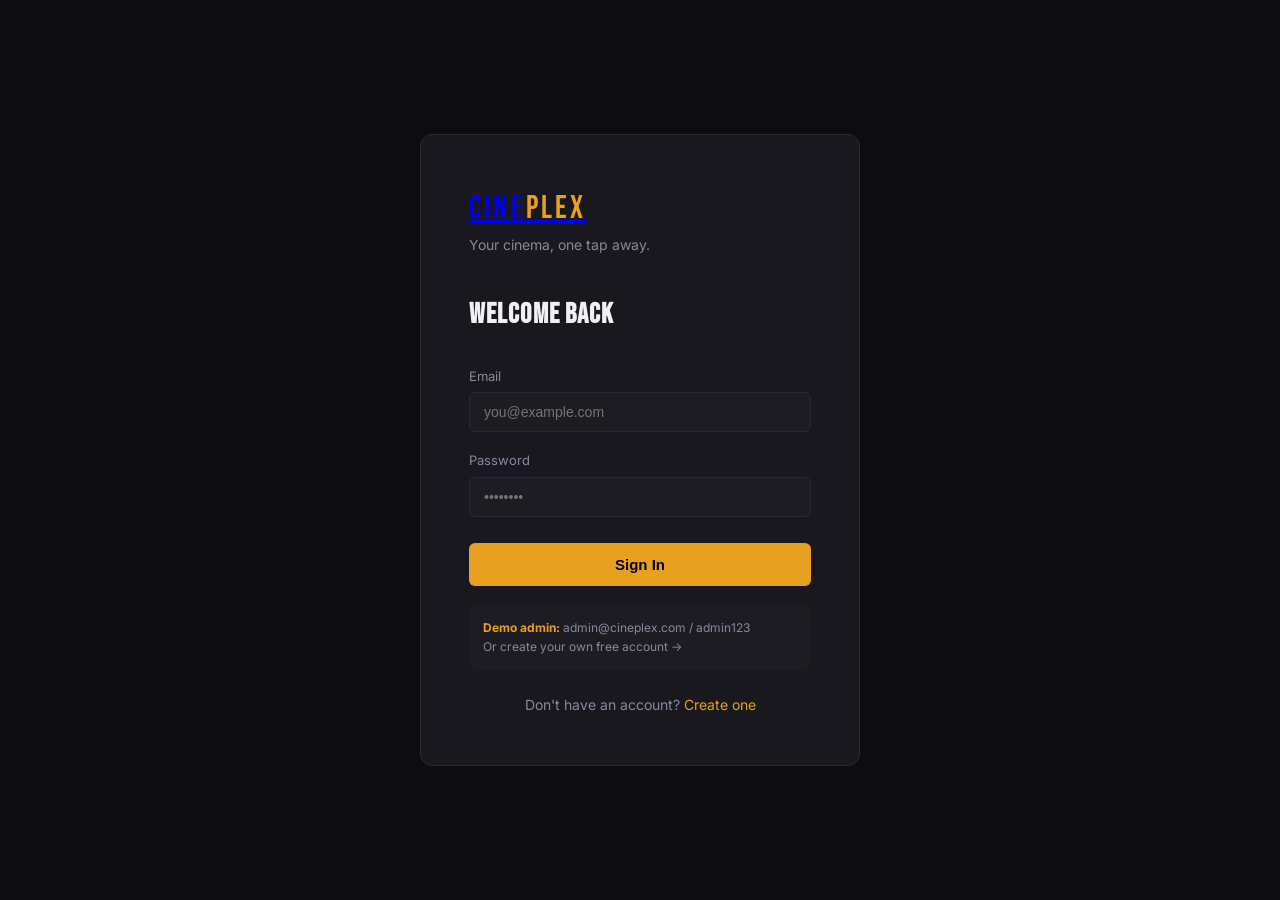
<file: pages/admin.html>
<!DOCTYPE html>
<html lang="en">
<head>
  <meta charset="UTF-8"/>
  <meta name="viewport" content="width=device-width, initial-scale=1.0"/>
  <title>Admin — CinePlex</title>
  <link rel="stylesheet" href="../css/style.css"/>
  <link href="https://fonts.googleapis.com/css2?family=Bebas+Neue&family=Inter:wght@300;400;500;600;700&display=swap" rel="stylesheet"/>
</head>
<body>

<div id="toast" class="toast hidden"></div>

<div class="admin-layout">
  <aside class="admin-sidebar">
    <div style="padding:20px 24px 32px">
      <a href="../index.html" class="brand" style="font-size:22px;color:var(--text);text-decoration:none">CINE<span>PLEX</span></a>
      <div style="font-size:11px;color:var(--text-muted);letter-spacing:.1em;text-transform:uppercase;margin-top:4px">Admin Panel</div>
    </div>
    <nav>
      <a class="admin-nav-link active" data-section="dashboard" href="#">📊 Dashboard</a>
      <a class="admin-nav-link" data-section="bookings" href="#">🎟️ Bookings</a>
      <a class="admin-nav-link" data-section="users" href="#">👥 Users</a>
    </nav>
    <div style="padding:24px;margin-top:auto">
      <button onclick="Auth.logout()" class="btn btn-ghost" style="width:100%;font-size:13px">Logout</button>
    </div>
  </aside>

  <main class="admin-content">
    <div id="section-dashboard">
      <h1 style="font-size:48px;margin-bottom:8px">Dashboard</h1>
      <p style="color:var(--text-muted);margin-bottom:32px">Live data from this browser's bookings.</p>
      <div class="stats-grid" id="statsGrid"></div>
      <h3 style="font-size:24px;margin-bottom:16px">Recent Bookings</h3>
      <div class="table-wrap" id="recentBookingsTable"></div>
    </div>

    <div id="section-bookings" style="display:none">
      <h1 style="font-size:48px;margin-bottom:32px">All Bookings</h1>
      <div class="table-wrap" id="bookingsTable"></div>
    </div>

    <div id="section-users" style="display:none">
      <h1 style="font-size:48px;margin-bottom:32px">Registered Users</h1>
      <div class="table-wrap" id="usersTable"></div>
    </div>
  </main>
</div>

<script src="../js/tmdb.js"></script>
<script src="../js/store.js"></script>
<script src="../js/auth.js"></script>
<script>
  if (!Auth.isLoggedIn()) { window.location.href = 'login.html'; }
  if (!Auth.isAdmin()) {
    document.body.innerHTML = `<div class="empty-state" style="padding-top:120px"><div class="empty-icon">🔒</div><div class="empty-title">Admin Access Required</div><p>Sign in as admin@cineplex.com (password: admin123) to view this page.</p><a href="login.html" class="btn btn-primary" style="margin-top:20px">Sign In</a></div>`;
  }

  const sections = ['dashboard','bookings','users'];
  function showSection(name) {
    sections.forEach(s => document.getElementById(`section-${s}`).style.display = s === name ? '' : 'none');
    document.querySelectorAll('.admin-nav-link').forEach(l => l.classList.toggle('active', l.dataset.section === name));
    loaders[name]?.();
  }
  document.querySelectorAll('.admin-nav-link').forEach(link => {
    link.addEventListener('click', e => { e.preventDefault(); showSection(link.dataset.section); });
  });

  function loadDashboard() {
    const stats = Store.dashboardStats();
    document.getElementById('statsGrid').innerHTML = `
      <div class="stat-card"><div class="stat-label">Registered Users</div><div class="stat-value">${stats.totalUsers}</div></div>
      <div class="stat-card"><div class="stat-label">Confirmed Bookings</div><div class="stat-value">${stats.totalBookings}</div></div>
      <div class="stat-card"><div class="stat-label">Total Revenue</div><div class="stat-value" style="font-size:32px">₹${stats.totalRevenue.toLocaleString()}</div></div>
      <div class="stat-card"><div class="stat-label">Today's Bookings</div><div class="stat-value">${stats.todaysBookings}</div></div>
      <div class="stat-card"><div class="stat-label">Today's Revenue</div><div class="stat-value" style="font-size:32px">₹${stats.todaysRevenue.toLocaleString()}</div></div>
    `;

    const recent = Store.bookings().slice(0, 8);
    document.getElementById('recentBookingsTable').innerHTML = bookingsTableHtml(recent);
  }

  function bookingsTableHtml(bookings) {
    if (!bookings.length) {
      return `<div class="empty-state"><div class="empty-icon">🎟️</div><div class="empty-title">No bookings yet</div><p>Bookings made on this device will appear here.</p></div>`;
    }
    return `<table><thead><tr><th>Ref</th><th>Movie</th><th>Theater</th><th>Date</th><th>Seats</th><th>Amount</th><th>Status</th><th>Payment</th></tr></thead>
      <tbody>${bookings.map(b => `<tr>
        <td class="booking-ref">${b.bookingRef}</td>
        <td>${b.movieTitle}</td>
        <td>${b.theaterName}</td>
        <td>${b.showDate}</td>
        <td>${(b.seats||[]).length}</td>
        <td>₹${b.totalAmount}</td>
        <td><span class="status-badge status-${b.status}">${b.status}</span></td>
        <td style="color:${b.paymentStatus==='PAID'?'var(--green)':'var(--red)'}">${b.paymentStatus}</td>
      </tr>`).join('')}</tbody></table>`;
  }

  function loadBookings() {
    document.getElementById('bookingsTable').innerHTML = bookingsTableHtml(Store.bookings());
  }

  function loadUsers() {
    const users = Store.users();
    document.getElementById('usersTable').innerHTML = `
      <table><thead><tr><th>ID</th><th>Name</th><th>Email</th><th>Phone</th><th>Role</th><th>Joined</th></tr></thead>
      <tbody>${users.map(u => `<tr>
        <td style="color:var(--text-muted)">#${u.id}</td>
        <td><strong>${u.name}</strong></td>
        <td>${u.email}</td>
        <td>${u.phone || '—'}</td>
        <td><span class="status-badge ${u.role==='ADMIN'?'status-PENDING':'status-CONFIRMED'}">${u.role}</span></td>
        <td>${new Date(u.createdAt).toLocaleDateString()}</td>
      </tr>`).join('')}</tbody></table>`;
  }

  const loaders = { dashboard: loadDashboard, bookings: loadBookings, users: loadUsers };

  document.addEventListener('DOMContentLoaded', () => {
    renderNavActions();
    loadDashboard();
  });
</script>
</body>
</html>
</file>
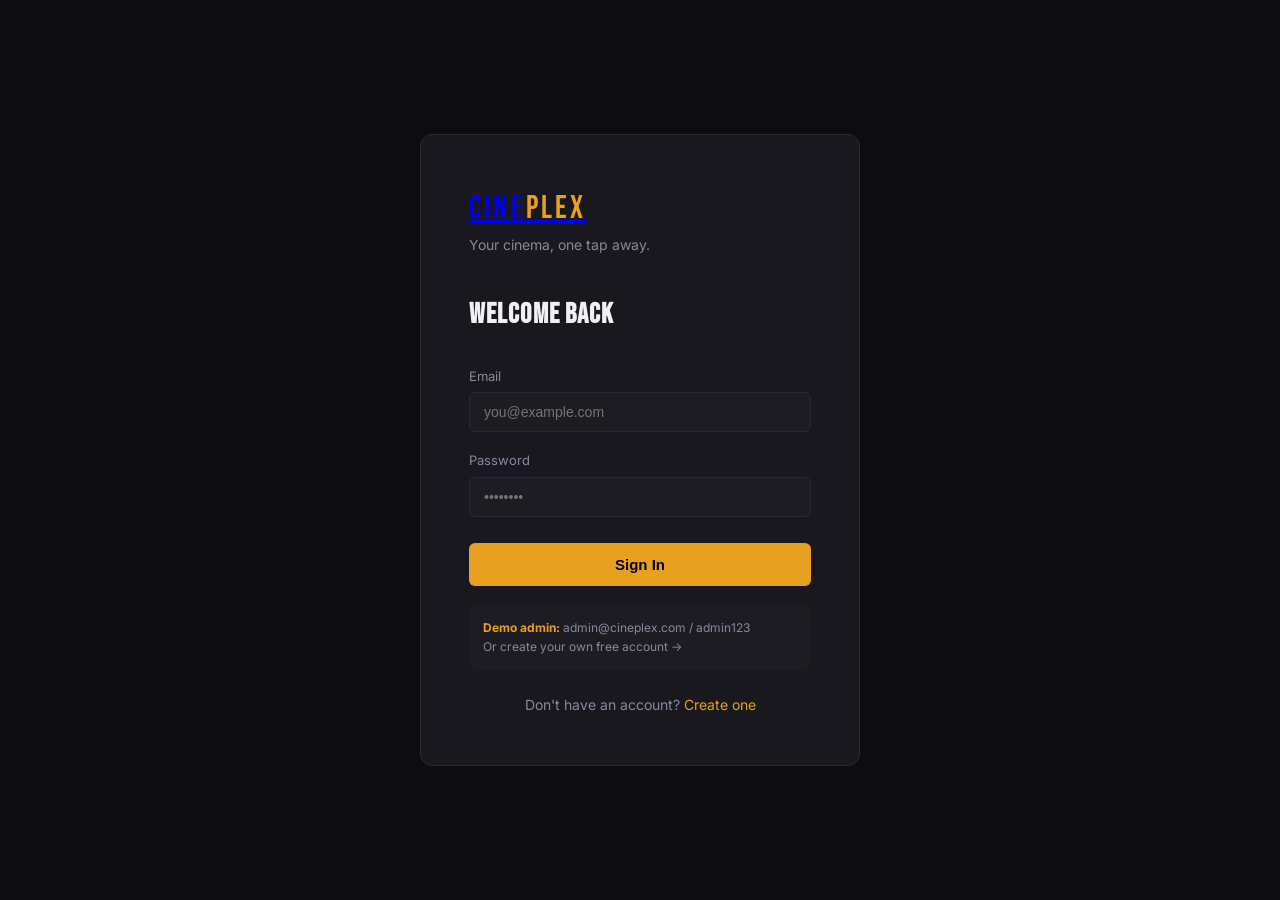
<file: pages/history.html>
<!DOCTYPE html>
<html lang="en">
<head>
  <meta charset="UTF-8"/>
  <meta name="viewport" content="width=device-width, initial-scale=1.0"/>
  <title>My Bookings — CinePlex</title>
  <link rel="stylesheet" href="../css/style.css"/>
  <link href="https://fonts.googleapis.com/css2?family=Bebas+Neue&family=Inter:wght@300;400;500;600;700&display=swap" rel="stylesheet"/>
</head>
<body>

<nav class="navbar">
  <a class="brand" href="../index.html">CINE<span>PLEX</span></a>
  <div class="nav-center"></div>
  <div class="nav-actions" id="navActions"></div>
</nav>

<div id="toast" class="toast hidden"></div>

<div class="container history-page">
  <div class="flex-between mb-4">
    <h1 class="page-title">My Bookings</h1>
    <a href="../index.html" class="btn btn-ghost">Browse Movies</a>
  </div>

  <div class="tabs">
    <button class="tab-btn active" data-filter="all">All</button>
    <button class="tab-btn" data-filter="CONFIRMED">Confirmed</button>
    <button class="tab-btn" data-filter="CANCELLED">Cancelled</button>
  </div>

  <div id="bookingsList"><div class="loading"><div class="spinner"></div> Loading bookings…</div></div>
</div>

<script src="../js/tmdb.js"></script>
<script src="../js/store.js"></script>
<script src="../js/auth.js"></script>
<script src="../js/chatbot.js"></script>
<script>
  if (!Auth.isLoggedIn()) { window.location.href = 'login.html'; }

  let allBookings = [];
  let activeFilter = 'all';

  function fmtDate(iso) {
    if (!iso) return '—';
    return new Date(iso).toLocaleDateString('en-IN', { weekday:'short', day:'numeric', month:'short', year:'numeric' });
  }

  function posterThumb(b) {
    return b.moviePoster
      ? `<img src="${b.moviePoster}" style="width:70px;height:100px;object-fit:cover;border-radius:8px;flex-shrink:0" alt=""/>`
      : `<div style="width:70px;height:100px;border-radius:8px;background:var(--bg3);display:flex;align-items:center;justify-content:center;font-size:32px;flex-shrink:0">🎬</div>`;
  }

  function renderBookings(bookings) {
    const el = document.getElementById('bookingsList');
    if (!bookings.length) {
      el.innerHTML = `
        <div class="empty-state">
          <div class="empty-icon">🎟️</div>
          <div class="empty-title">No Bookings Yet</div>
          <p>Book your first ticket and it'll show up here.</p>
          <a href="../index.html" class="btn btn-primary" style="margin-top:20px">Browse Movies</a>
        </div>`;
      return;
    }

    el.innerHTML = bookings.map(b => `
      <div class="booking-card">
        ${posterThumb(b)}
        <div>
          <div class="booking-title">${b.movieTitle || '—'}</div>
          <div class="booking-detail">🏛️ <strong>${b.theaterName || '—'}</strong> · ${b.screenName || ''}</div>
          <div class="booking-detail">📅 <strong>${fmtDate(b.showDate)}</strong> at <strong>${b.showTime || '—'}</strong></div>
          <div class="booking-detail">💺 Seats: <strong>${(b.seats || []).map(s => s.seatId).sort().join(', ')}</strong></div>
          <div class="booking-detail" style="margin-top:6px">Ref: <span class="booking-ref">${b.bookingRef}</span></div>
          <div class="booking-detail">Paid via <strong>${b.paymentMethod}</strong> · Total: <strong style="color:var(--gold)">₹${b.totalAmount}</strong></div>
        </div>
        <div style="display:flex;flex-direction:column;align-items:flex-end;gap:12px">
          <span class="status-badge status-${b.status}">${b.status}</span>
          ${b.status !== 'CANCELLED' ? `
            <button class="btn btn-ghost" style="font-size:12px" onclick="cancelBooking('${b.bookingRef}', this)">Cancel</button>
          ` : ''}
        </div>
      </div>
    `).join('');
  }

  function filterBookings() {
    const filtered = activeFilter === 'all'
      ? allBookings
      : allBookings.filter(b => b.status === activeFilter);
    renderBookings(filtered);
  }

  function cancelBooking(ref, btn) {
    if (!confirm('Cancel this booking? This cannot be undone.')) return;
    btn.textContent = 'Cancelling…'; btn.disabled = true;
    try {
      Store.cancelBooking(ref);
      const idx = allBookings.findIndex(b => b.bookingRef === ref);
      if (idx !== -1) {
        allBookings[idx].status = 'CANCELLED';
        allBookings[idx].paymentStatus = 'REFUNDED';
      }
      filterBookings();
      showToast('Booking cancelled. Seats released.', 'info');
    } catch (err) {
      showToast(err.message || 'Could not cancel booking.', 'error');
      btn.textContent = 'Cancel'; btn.disabled = false;
    }
  }

  function init() {
    renderNavActions();
    const user = Auth.getUser();
    allBookings = Store.myBookings(user.id);
    filterBookings();
  }

  document.querySelectorAll('.tab-btn').forEach(btn => {
    btn.addEventListener('click', () => {
      document.querySelectorAll('.tab-btn').forEach(b => b.classList.remove('active'));
      btn.classList.add('active');
      activeFilter = btn.dataset.filter;
      filterBookings();
    });
  });

  document.addEventListener('DOMContentLoaded', init);
</script>
</body>
</html>
</file>
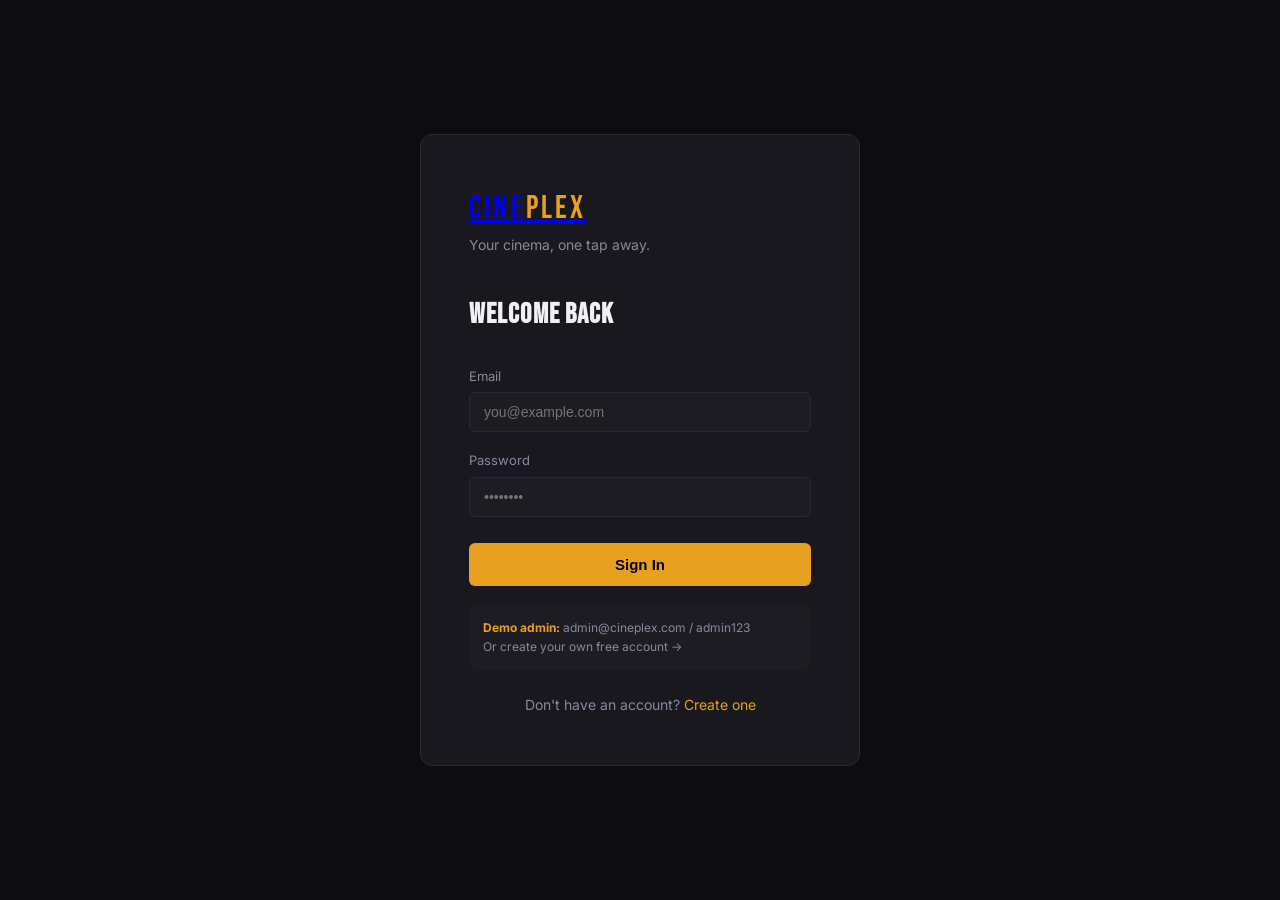
<file: pages/login.html>
<!DOCTYPE html>
<html lang="en">
<head>
  <meta charset="UTF-8"/>
  <meta name="viewport" content="width=device-width, initial-scale=1.0"/>
  <title>Sign In — CinePlex</title>
  <link rel="stylesheet" href="../css/style.css"/>
  <link href="https://fonts.googleapis.com/css2?family=Bebas+Neue&family=Inter:wght@300;400;500;600;700&display=swap" rel="stylesheet"/>
</head>
<body>

<div id="toast" class="toast hidden"></div>

<div class="auth-page">
  <div class="auth-card">
    <a href="../index.html" class="auth-logo">CINE<span>PLEX</span></a>
    <p class="auth-subtitle">Your cinema, one tap away.</p>
    <h2 class="auth-form-title">Welcome Back</h2>

    <div id="errorMsg" style="display:none;background:rgba(224,48,48,.12);border:1px solid var(--red);color:var(--red);padding:12px 16px;border-radius:6px;font-size:13px;margin-bottom:20px"></div>

    <div class="form-group">
      <label>Email</label>
      <input id="email" type="email" class="form-control" placeholder="you@example.com" autocomplete="email"/>
    </div>
    <div class="form-group">
      <label>Password</label>
      <input id="password" type="password" class="form-control" placeholder="••••••••" autocomplete="current-password"/>
    </div>
    <button id="loginBtn" class="btn btn-primary" style="width:100%;justify-content:center;padding:13px;font-size:15px;margin-top:8px">
      Sign In
    </button>

    <div style="margin-top:18px;padding:14px;background:var(--bg3);border-radius:8px;font-size:12px;color:var(--text-muted)">
      <strong style="color:var(--gold)">Demo admin:</strong> admin@cineplex.com / admin123<br/>
      Or create your own free account →
    </div>

    <div class="auth-switch">
      Don't have an account? <a href="register.html" class="auth-link">Create one</a>
    </div>
  </div>
</div>

<script src="../js/tmdb.js"></script>
<script src="../js/store.js"></script>
<script src="../js/auth.js"></script>
<script>
  if (Auth.isLoggedIn()) window.location.href = '../index.html';

  async function doLogin() {
    const email    = document.getElementById('email').value.trim();
    const password = document.getElementById('password').value;
    const errEl    = document.getElementById('errorMsg');
    const btn      = document.getElementById('loginBtn');

    if (!email || !password) {
      errEl.textContent = 'Please fill in all fields.';
      errEl.style.display = 'block';
      return;
    }

    btn.textContent = 'Signing in…';
    btn.disabled = true;
    errEl.style.display = 'none';

    try {
      const res = await Store.login({ email, password });
      Auth.save(res.token, { id: res.userId, name: res.name, email: res.email, role: res.role });
      window.location.href = '../index.html';
    } catch (err) {
      errEl.textContent = err.message || 'Invalid email or password.';
      errEl.style.display = 'block';
      btn.textContent = 'Sign In';
      btn.disabled = false;
    }
  }

  document.getElementById('loginBtn').addEventListener('click', doLogin);
  document.addEventListener('keydown', e => { if (e.key === 'Enter') doLogin(); });
</script>
</body>
</html>
</file>
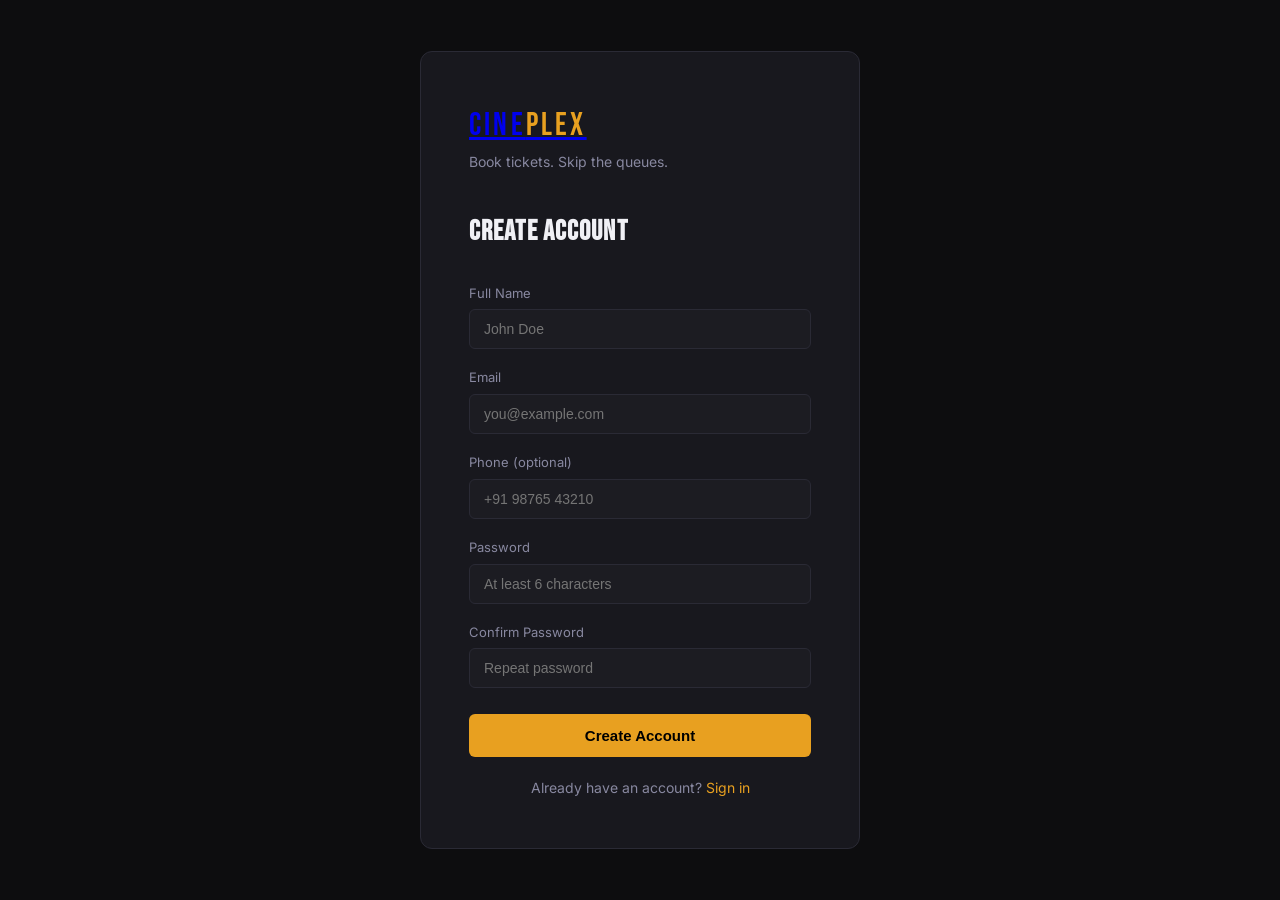
<file: pages/register.html>
<!DOCTYPE html>
<html lang="en">
<head>
  <meta charset="UTF-8"/>
  <meta name="viewport" content="width=device-width, initial-scale=1.0"/>
  <title>Create Account — CinePlex</title>
  <link rel="stylesheet" href="../css/style.css"/>
  <link href="https://fonts.googleapis.com/css2?family=Bebas+Neue&family=Inter:wght@300;400;500;600;700&display=swap" rel="stylesheet"/>
</head>
<body>

<div id="toast" class="toast hidden"></div>

<div class="auth-page">
  <div class="auth-card">
    <a href="../index.html" class="auth-logo">CINE<span>PLEX</span></a>
    <p class="auth-subtitle">Book tickets. Skip the queues.</p>
    <h2 class="auth-form-title">Create Account</h2>

    <div id="errorMsg" style="display:none;background:rgba(224,48,48,.12);border:1px solid var(--red);color:var(--red);padding:12px 16px;border-radius:6px;font-size:13px;margin-bottom:20px"></div>
    <div id="successMsg" style="display:none;background:rgba(46,204,113,.12);border:1px solid var(--green);color:var(--green);padding:12px 16px;border-radius:6px;font-size:13px;margin-bottom:20px"></div>

    <div class="form-group">
      <label>Full Name</label>
      <input id="name" type="text" class="form-control" placeholder="John Doe" autocomplete="name"/>
    </div>
    <div class="form-group">
      <label>Email</label>
      <input id="email" type="email" class="form-control" placeholder="you@example.com" autocomplete="email"/>
    </div>
    <div class="form-group">
      <label>Phone (optional)</label>
      <input id="phone" type="tel" class="form-control" placeholder="+91 98765 43210"/>
    </div>
    <div class="form-group">
      <label>Password</label>
      <input id="password" type="password" class="form-control" placeholder="At least 6 characters" autocomplete="new-password"/>
    </div>
    <div class="form-group">
      <label>Confirm Password</label>
      <input id="confirm" type="password" class="form-control" placeholder="Repeat password" autocomplete="new-password"/>
    </div>
    <button id="registerBtn" class="btn btn-primary" style="width:100%;justify-content:center;padding:13px;font-size:15px;margin-top:8px">
      Create Account
    </button>

    <div class="auth-switch" style="margin-top:20px">
      Already have an account? <a href="login.html" class="auth-link">Sign in</a>
    </div>
  </div>
</div>

<script src="../js/tmdb.js"></script>
<script src="../js/store.js"></script>
<script src="../js/auth.js"></script>
<script>
  if (Auth.isLoggedIn()) window.location.href = '../index.html';

  document.getElementById('registerBtn').addEventListener('click', async () => {
    const name     = document.getElementById('name').value.trim();
    const email    = document.getElementById('email').value.trim();
    const phone    = document.getElementById('phone').value.trim();
    const password = document.getElementById('password').value;
    const confirm  = document.getElementById('confirm').value;
    const errEl    = document.getElementById('errorMsg');
    const sucEl    = document.getElementById('successMsg');
    const btn      = document.getElementById('registerBtn');

    errEl.style.display = 'none';
    sucEl.style.display = 'none';

    if (!name || !email || !password) {
      errEl.textContent = 'Name, email and password are required.';
      errEl.style.display = 'block'; return;
    }
    if (password.length < 6) {
      errEl.textContent = 'Password must be at least 6 characters.';
      errEl.style.display = 'block'; return;
    }
    if (password !== confirm) {
      errEl.textContent = 'Passwords do not match.';
      errEl.style.display = 'block'; return;
    }

    btn.textContent = 'Creating account…';
    btn.disabled = true;

    try {
      const res = await Store.register({ name, email, phone: phone || null, password });
      Auth.save(res.token, { id: res.userId, name: res.name, email: res.email, role: res.role });
      sucEl.textContent = 'Account created! Redirecting…';
      sucEl.style.display = 'block';
      setTimeout(() => window.location.href = '../index.html', 1000);
    } catch (err) {
      errEl.textContent = err.message || 'Registration failed. Try again.';
      errEl.style.display = 'block';
      btn.textContent = 'Create Account';
      btn.disabled = false;
    }
  });
</script>
</body>
</html>
</file>
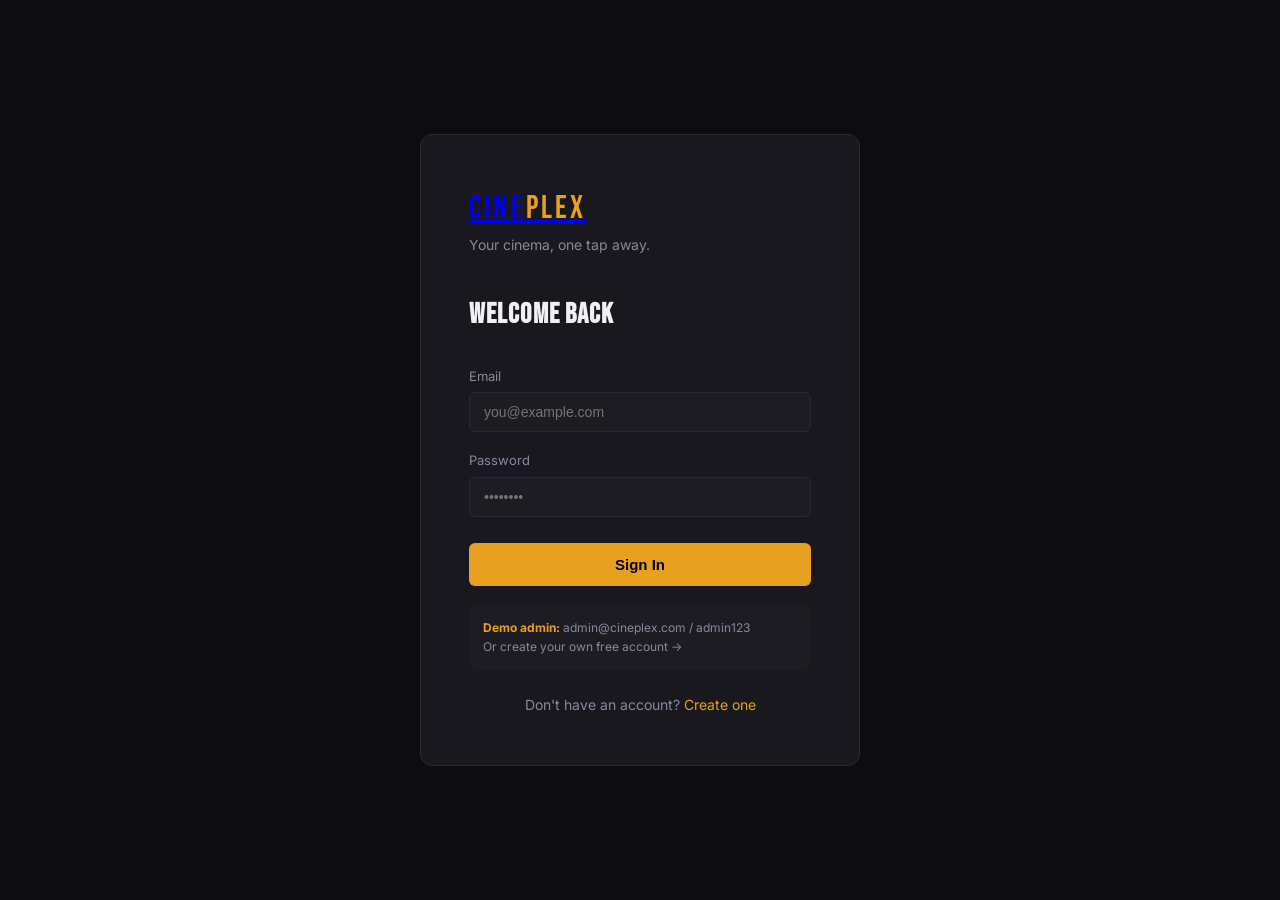
<file: pages/seats.html>
<!DOCTYPE html>
<html lang="en">
<head>
  <meta charset="UTF-8"/>
  <meta name="viewport" content="width=device-width, initial-scale=1.0"/>
  <title>Select Seats — CinePlex</title>
  <link rel="stylesheet" href="../css/style.css"/>
  <link href="https://fonts.googleapis.com/css2?family=Bebas+Neue&family=Inter:wght@300;400;500;600;700&display=swap" rel="stylesheet"/>
</head>
<body>

<nav class="navbar">
  <a class="brand" href="../index.html">CINE<span>PLEX</span></a>
  <div class="nav-center" id="showInfo" style="color:var(--text-muted);font-size:14px"></div>
  <div class="nav-actions" id="navActions"></div>
</nav>

<div id="toast" class="toast hidden"></div>

<div class="container seat-map-page">
  <div class="screen-indicator"></div>

  <div class="seat-legend">
    <div class="legend-item"><div class="legend-box" style="background:var(--bg3);border-color:var(--border)"></div> Available</div>
    <div class="legend-item"><div class="legend-box" style="background:var(--green);border-color:var(--green)"></div> Selected</div>
    <div class="legend-item"><div class="legend-box" style="background:var(--bg2);border-color:var(--border);opacity:.5"></div> Booked</div>
    <div class="legend-item"><div class="legend-box" style="border-color:#8855ff"></div> Premium</div>
    <div class="legend-item"><div class="legend-box" style="border-color:var(--red)"></div> Recliner</div>
  </div>

  <div id="seatMap"><div class="loading"><div class="spinner"></div> Loading seats…</div></div>
</div>

<div class="booking-summary" id="bookingSummary" style="display:none">
  <div>
    <div class="summary-seats" id="summarySeats">No seats selected</div>
    <div style="font-size:12px;color:var(--text-muted);margin-top:4px" id="summaryInfo"></div>
  </div>
  <div class="summary-total" id="summaryTotal">₹0</div>
  <button id="proceedBtn" class="btn btn-primary" style="padding:14px 32px;font-size:18px" disabled>
    Proceed to Pay
  </button>
</div>

<!-- ═══════════ PAYMENT MODAL ═══════════ -->
<div class="modal-overlay" id="paymentModal">
  <div class="modal pay-modal">

    <!-- Step 1: Payment details -->
    <div id="payStepDetails">
      <div class="pay-header">
        <div class="pay-merchant">CinePlex Payments · Secured</div>
        <div class="pay-amount" id="payAmount">₹0</div>
        <div class="pay-desc" id="payDesc"></div>
      </div>
      <div class="pay-body">
        <div id="razorpayBadgeRow" style="display:flex;align-items:center;gap:10px;margin-bottom:20px;padding:12px 14px;background:var(--bg3);border-radius:8px">
          <span style="font-size:20px">🔐</span>
          <div style="font-size:12px;color:var(--text-muted)">
            Secured by <strong style="color:var(--text)">Razorpay</strong> — UPI, Cards &amp; Net Banking all supported.
            <span id="testModeNote" style="display:block;color:var(--gold);margin-top:2px">Test mode — no real money will be charged.</span>
          </div>
        </div>

        <div style="background:var(--bg3);border-radius:8px;padding:14px 16px;margin-bottom:20px;font-size:12px;color:var(--text-muted);line-height:1.7">
          <strong style="color:var(--text)">Test credentials:</strong><br/>
          UPI: <code>success@razorpay</code> · Card: <code>4111 1111 1111 1111</code> (any future expiry/CVV)
        </div>

        <div style="display:flex;gap:12px;margin-top:8px">
          <button class="btn btn-ghost" style="flex:1" onclick="closePayment()">Cancel</button>
          <button class="btn btn-primary" style="flex:1;font-size:16px" id="confirmPayBtn">Pay with Razorpay</button>
        </div>
        <div class="secure-badge">🔒 256-bit encrypted · Order created server-side, signature verified after payment</div>
      </div>
    </div>

    <!-- Step 2: Processing -->
    <div id="payStepProcessing" style="display:none">
      <div class="pay-processing">
        <div class="spinner" style="width:48px;height:48px;margin-bottom:20px"></div>
        <h3 style="font-size:22px;margin-bottom:8px">Processing Payment…</h3>
        <p style="color:var(--text-muted);font-size:13px" id="processingMethodText">Verifying with Razorpay…</p>
      </div>
    </div>

    <!-- Step 3: Success -->
    <div id="payStepSuccess" style="display:none">
      <div class="pay-processing">
        <div class="pay-success-icon">✓</div>
        <h3 style="font-size:26px;margin-bottom:8px">Payment Successful!</h3>
        <p style="color:var(--text-muted);font-size:13px;margin-bottom:6px">Your tickets are booked</p>
        <p class="booking-ref" id="successRef" style="font-size:15px;margin-bottom:20px"></p>
        <button class="btn btn-primary" style="width:100%" onclick="window.location.href='history.html'">View My Bookings</button>
      </div>
    </div>

  </div>
</div>

<script src="../js/tmdb.js"></script>
<script src="../js/places.js"></script>
<script src="../js/store.js"></script>
<script src="../js/auth.js"></script>
<script src="../js/api.js"></script>
<script src="../js/razorpay.js"></script>
<script src="../js/chatbot.js"></script>
<script>
  if (!Auth.isLoggedIn()) window.location.href = 'login.html';

  // Minimal fallback titles in case TMDb key isn't set (mirrors js/movies.js)
  const FALLBACK_MOVIES = [
    { id: 27205, title: 'Inception', posterPath: '/9gk7adHYeDvHkCSEqAvQNLV5Uge.jpg' },
    { id: 155,   title: 'The Dark Knight', posterPath: '/qJ2tW6WMUDux911r6m7haRef0WH.jpg' },
    { id: 157336,title: 'Interstellar', posterPath: '/gEU2QniE6E77NI6lCU6MxlNBvIx.jpg' },
    { id: 872585,title: 'Oppenheimer', posterPath: '/8Gxv8gSFCU0XGDykEGv7zR1n2ua.jpg' },
  ];

  const params  = new URLSearchParams(location.search);
  const showId  = params.get('showId');
  const movieId = parseInt(params.get('movieId'));
  const date    = params.get('date') || new Date().toISOString().split('T')[0];

  let showData    = null;
  let selectedIds = new Set();
  let seatMeta    = {}; // id -> {type, price}

  function priceFor(type) {
    if (!showData) return 0;
    return type === 'RECLINER' ? showData.priceRecliner
         : type === 'PREMIUM'  ? showData.pricePremium
         : showData.priceRegular;
  }

  function buildSeatGrid() {
    const layout = Store.generateSeatLayout();
    const statusList = Store.getSeatStatus(showId);
    const statusMap = Object.fromEntries(statusList.map(s => [s.seatId, s.status]));

    const rows = {};
    layout.forEach(s => {
      seatMeta[s.id] = { type: s.seatType, price: priceFor(s.seatType) };
      if (!rows[s.rowLabel]) rows[s.rowLabel] = [];
      rows[s.rowLabel].push(s);
    });

    return Object.keys(rows).sort().map(row => {
      const rowSeats = rows[row].sort((a,b) => a.seatNumber - b.seatNumber);
      const mid = Math.ceil(rowSeats.length / 2);
      const seatEls = rowSeats.map((s, i) => {
        const booked = statusMap[s.id] === 'BOOKED';
        const cls = ['seat', s.seatType.toLowerCase(), booked ? 'booked' : ''].filter(Boolean).join(' ');
        const aisle = i === mid - 1 ? '<div class="seat aisle"></div>' : '';
        return `${aisle}<div class="${cls}" data-id="${s.id}" title="${row}${s.seatNumber} · ${s.seatType} · ₹${priceFor(s.seatType)}">${s.seatNumber}</div>`;
      }).join('');
      return `<div class="seat-row"><div class="row-label">${row}</div>${seatEls}</div>`;
    }).join('');
  }

  function loadSeats() {
    document.getElementById('seatMap').innerHTML = `<div class="seat-grid">${buildSeatGrid()}</div>`;
    document.getElementById('bookingSummary').style.display = 'flex';

    document.getElementById('seatMap').addEventListener('click', e => {
      const seat = e.target.closest('.seat');
      if (!seat || seat.classList.contains('booked') || seat.classList.contains('aisle')) return;
      const id = seat.dataset.id;
      if (selectedIds.has(id)) {
        selectedIds.delete(id);
        seat.classList.remove('selected');
      } else {
        if (selectedIds.size >= 8) { showToast('You can book at most 8 seats at once.', 'error'); return; }
        selectedIds.add(id);
        seat.classList.add('selected');
      }
      updateSummary();
    });
  }

  function updateSummary() {
    const total = [...selectedIds].reduce((sum, id) => sum + (seatMeta[id]?.price || 0), 0);
    document.getElementById('summarySeats').textContent =
      selectedIds.size ? `${selectedIds.size} seat${selectedIds.size > 1 ? 's' : ''} selected: ${[...selectedIds].sort().join(', ')}` : 'No seats selected';
    document.getElementById('summaryTotal').textContent = `₹${total}`;
    document.getElementById('proceedBtn').disabled = selectedIds.size === 0;
  }

  // ── Payment modal flow ────────────────────────────
  function openPaymentModal() {
    const total = [...selectedIds].reduce((sum, id) => sum + (seatMeta[id]?.price || 0), 0);
    document.getElementById('payAmount').textContent = `₹${total}`;
    document.getElementById('payDesc').textContent = `${showData?.movieTitle || 'Movie'} · ${[...selectedIds].sort().join(', ')}`;

    document.getElementById('payStepDetails').style.display = '';
    document.getElementById('payStepProcessing').style.display = 'none';
    document.getElementById('payStepSuccess').style.display = 'none';
    document.getElementById('confirmPayBtn').disabled = false;
    document.getElementById('confirmPayBtn').textContent = 'Pay Now';

    document.getElementById('paymentModal').classList.add('open');
  }

  function closePayment() {
    document.getElementById('paymentModal').classList.remove('open');
  }

  document.getElementById('proceedBtn').addEventListener('click', openPaymentModal);

  document.getElementById('confirmPayBtn').addEventListener('click', async () => {
    const btn = document.getElementById('confirmPayBtn');
    btn.disabled = true;

    const seats = [...selectedIds].map(id => ({
      seatId: id,
      rowLabel: id[0],
      seatNumber: parseInt(id.slice(1)),
      seatType: seatMeta[id].type,
      price: seatMeta[id].price,
    }));
    const total = seats.reduce((s, x) => s + x.price, 0);
    const user = Auth.getUser();
    const tempRef = 'BK' + Date.now();

    try {
      const result = await RazorpayPay.pay({
        amountRupees: total,
        receipt: tempRef,
        name: 'CinePlex',
        description: `${showData.movieTitle} · ${seats.length} seat(s)`,
        prefillEmail: user.email,
        prefillName: user.name,
      });

      // Razorpay Checkout closed and verified (or simulated) — now show our processing step briefly then confirm
      document.getElementById('payStepDetails').style.display = 'none';
      document.getElementById('payStepProcessing').style.display = '';
      document.getElementById('processingMethodText').textContent = 'Confirming your booking…';
      await new Promise(r => setTimeout(r, 600));

      const booking = Store.createBooking({
        userId: user.id,
        show: {
          id: showId,
          movieId,
          movieTitle: showData.movieTitle,
          moviePoster: showData.moviePoster,
          theaterName: showData.theaterName,
          screenName: showData.screenName,
          showDate: showData.showDate,
          showTime: showData.showTime,
        },
        seats,
        totalAmount: total,
        paymentMethod: result.simulated ? 'Razorpay (simulated — backend offline)' : `Razorpay (${result.paymentId})`,
      });

      document.getElementById('payStepProcessing').style.display = 'none';
      document.getElementById('payStepSuccess').style.display = '';
      document.getElementById('successRef').textContent = `Booking Ref: ${booking.bookingRef}`;
    } catch (err) {
      // User cancelled, payment failed, or verification failed
      document.getElementById('payStepProcessing').style.display = 'none';
      document.getElementById('payStepDetails').style.display = '';
      showToast(err.message || 'Payment was not completed.', 'error');
    }
    btn.disabled = false;
  });

  async function init() {
    renderNavActions();

    const theaterParam = params.get('theater') || 'Theater';

    // showId format from showsForTheater: `${movieId}_${dateISO}_${theaterKey}_${i}`
    // We don't have a lookup table for "all shows at this theater" here, so
    // regenerate using the same theaterKey embedded in the showId and find the match.
    const parts = showId.split('_');
    const showIndex = parseInt(parts[parts.length - 1]);
    const theaterKey = parts.slice(2, -1).join('_');

    const theaterShows = Store.showsForTheater(movieId, date, theaterKey, 0);
    showData = theaterShows[showIndex] || theaterShows[0];

    if (!showData) {
      document.getElementById('seatMap').innerHTML = `<div class="empty-state"><div class="empty-icon">⚠️</div><div class="empty-title">Show not found</div></div>`;
      return;
    }
    showData.theaterName = theaterParam;

    // Try to get movie title for nicer display
    try {
      const m = TMDB.hasKey() ? await TMDB.details(movieId) : FALLBACK_MOVIES.find(x => x.id === movieId);
      showData.movieTitle = m?.title || 'Movie';
      showData.moviePoster = m?.posterPath ? TMDB.poster(m.posterPath, 'w185') : null;
    } catch { showData.movieTitle = 'Movie'; }

    document.getElementById('showInfo').textContent =
      `${showData.movieTitle} · ${showData.theaterName} · ${showData.showTime}`;

    loadSeats();
  }

  document.addEventListener('DOMContentLoaded', init);
</script>
</body>
</html>
</file>
<file: css/style.css>
/* ═══════════════════════════════════════════════════
   CinePlex — Cinematic Dark UI
   Palette: Near-black #0D0D0F, Gold #E8A020, Red #E03030
   Type: Bebas Neue (display) + Inter (body)
═══════════════════════════════════════════════════ */

:root {
  --bg:         #0D0D0F;
  --bg2:        #141418;
  --bg3:        #1C1C22;
  --card:       #18181E;
  --border:     #2A2A35;
  --gold:       #E8A020;
  --gold-dim:   #C4871A;
  --red:        #E03030;
  --green:      #2ECC71;
  --text:       #F0F0F5;
  --text-muted: #8888A0;
  --radius:     12px;
  --radius-sm:  6px;
  --shadow:     0 8px 32px rgba(0,0,0,0.6);
  --transition: 200ms ease;
}

*, *::before, *::after { box-sizing: border-box; margin: 0; padding: 0; }

html { scroll-behavior: smooth; }

body {
  background: var(--bg);
  color: var(--text);
  font-family: 'Inter', sans-serif;
  font-size: 15px;
  line-height: 1.6;
  min-height: 100vh;
}

/* ── TYPOGRAPHY ─────────────────────────────────── */
h1,h2,h3,h4 { font-family: 'Bebas Neue', sans-serif; letter-spacing: 0.04em; }

/* ── CONTAINER ──────────────────────────────────── */
.container { max-width: 1280px; margin: 0 auto; padding: 0 24px; }

/* ── NAVBAR ─────────────────────────────────────── */
.navbar {
  position: sticky; top: 0; z-index: 100;
  display: flex; align-items: center; gap: 20px;
  padding: 0 32px; height: 64px;
  background: rgba(13,13,15,0.92);
  backdrop-filter: blur(20px);
  border-bottom: 1px solid var(--border);
}

.brand {
  font-family: 'Bebas Neue', sans-serif;
  font-size: 28px; letter-spacing: 0.1em;
  color: var(--text); text-decoration: none;
  white-space: nowrap;
}
.brand span { color: var(--gold); }

.nav-center { display: flex; align-items: center; gap: 12px; flex: 1; }

.search-bar {
  flex: 1; max-width: 400px;
  padding: 9px 16px;
  background: var(--bg3); border: 1px solid var(--border);
  border-radius: 8px; color: var(--text); font-size: 14px;
  outline: none; transition: border-color var(--transition);
}
.search-bar:focus { border-color: var(--gold); }

.city-select {
  padding: 9px 14px;
  background: var(--bg3); border: 1px solid var(--border);
  border-radius: 8px; color: var(--text); font-size: 14px;
  cursor: pointer; outline: none;
}

.nav-actions { display: flex; align-items: center; gap: 10px; }

/* ── HERO ────────────────────────────────────────── */
.hero {
  min-height: 480px;
  display: flex; align-items: center;
  padding: 80px 32px;
  position: relative; overflow: hidden;
  background: linear-gradient(135deg, #0D0D0F 0%, #1a1a25 50%, #0D0D0F 100%);
}

.hero::before {
  content: '';
  position: absolute; inset: 0;
  background: radial-gradient(ellipse 60% 80% at 70% 50%, rgba(232,160,32,0.08) 0%, transparent 70%);
}

.hero-content { position: relative; z-index: 1; max-width: 480px; }

.hero-eyebrow {
  font-size: 12px; letter-spacing: 0.3em;
  text-transform: uppercase; color: var(--gold);
  margin-bottom: 16px;
}

.hero-title {
  font-size: clamp(56px, 8vw, 100px);
  line-height: 0.9; margin-bottom: 20px;
}
.hero-title span { color: var(--gold); }

.hero-sub { font-size: 16px; color: var(--text-muted); }

.hero-reel {
  position: absolute; right: 0; top: 0; bottom: 0;
  width: 45%; display: flex; align-items: center;
  gap: 16px; padding: 32px;
  overflow: hidden;
  mask-image: linear-gradient(to right, transparent 0%, black 20%, black 80%, transparent 100%);
}

/* ── GENRE PILLS ─────────────────────────────────── */
.genre-section { padding: 24px 0 0; }

.genre-pills {
  display: flex; flex-wrap: wrap; gap: 10px;
}

.pill {
  padding: 8px 20px;
  border-radius: 20px;
  border: 1px solid var(--border);
  background: transparent;
  color: var(--text-muted);
  font-size: 13px; font-weight: 500;
  cursor: pointer; transition: all var(--transition);
}
.pill:hover { border-color: var(--gold); color: var(--gold); }
.pill.active { background: var(--gold); border-color: var(--gold); color: #000; font-weight: 600; }

/* ── SECTION TITLE ───────────────────────────────── */
.section-title { font-size: 36px; margin-bottom: 24px; color: var(--text); }

/* ── MOVIES SECTION ──────────────────────────────── */
.movies-section { padding: 40px 0 80px; }

.movies-grid {
  display: grid;
  grid-template-columns: repeat(auto-fill, minmax(200px, 1fr));
  gap: 24px;
}

/* ── MOVIE CARD ──────────────────────────────────── */
.movie-card {
  background: var(--card);
  border-radius: var(--radius);
  overflow: hidden;
  border: 1px solid var(--border);
  cursor: pointer;
  transition: transform var(--transition), box-shadow var(--transition), border-color var(--transition);
}
.movie-card:hover {
  transform: translateY(-6px);
  box-shadow: var(--shadow);
  border-color: var(--gold);
}

.movie-poster {
  width: 100%; aspect-ratio: 2/3;
  object-fit: cover; display: block;
  background: var(--bg3);
}

.movie-poster-placeholder {
  width: 100%; aspect-ratio: 2/3;
  background: linear-gradient(135deg, var(--bg3) 0%, var(--bg2) 100%);
  display: flex; align-items: center; justify-content: center;
  color: var(--text-muted); font-size: 48px;
}

.movie-info { padding: 14px; }

.movie-title {
  font-family: 'Bebas Neue', sans-serif;
  font-size: 18px; letter-spacing: 0.05em;
  margin-bottom: 6px; line-height: 1.1;
}

.movie-meta {
  display: flex; justify-content: space-between;
  font-size: 12px; color: var(--text-muted);
  margin-bottom: 10px;
}

.movie-rating {
  display: inline-flex; align-items: center; gap: 4px;
  background: rgba(232,160,32,0.15); color: var(--gold);
  padding: 2px 8px; border-radius: 4px;
  font-size: 12px; font-weight: 600;
}

.btn-book {
  display: block; width: 100%;
  padding: 10px;
  background: var(--gold); color: #000;
  border: none; border-radius: var(--radius-sm);
  font-family: 'Bebas Neue', sans-serif;
  font-size: 16px; letter-spacing: 0.1em;
  cursor: pointer; transition: background var(--transition);
  text-align: center; text-decoration: none;
  margin-top: 10px;
}
.btn-book:hover { background: var(--gold-dim); }

/* ── BUTTONS ─────────────────────────────────────── */
.btn {
  padding: 10px 22px; border-radius: var(--radius-sm);
  border: none; font-size: 14px; font-weight: 600;
  cursor: pointer; transition: all var(--transition);
  display: inline-flex; align-items: center; gap: 8px;
  text-decoration: none;
}
.btn-primary { background: var(--gold); color: #000; }
.btn-primary:hover { background: var(--gold-dim); }
.btn-ghost { background: transparent; color: var(--text); border: 1px solid var(--border); }
.btn-ghost:hover { border-color: var(--gold); color: var(--gold); }
.btn-danger { background: var(--red); color: #fff; }
.btn-danger:hover { background: #c02828; }
.btn-success { background: var(--green); color: #000; }

/* ── MODAL ───────────────────────────────────────── */
.modal-overlay {
  position: fixed; inset: 0; z-index: 200;
  background: rgba(0,0,0,0.7);
  backdrop-filter: blur(6px);
  display: flex; align-items: center; justify-content: center;
  padding: 20px;
  opacity: 0; pointer-events: none;
  transition: opacity var(--transition);
}
.modal-overlay.open { opacity: 1; pointer-events: all; }

.modal {
  background: var(--bg2);
  border: 1px solid var(--border);
  border-radius: var(--radius);
  padding: 36px;
  max-width: 460px; width: 100%;
  transform: translateY(20px);
  transition: transform var(--transition);
}
.modal-overlay.open .modal { transform: translateY(0); }

.modal-title {
  font-size: 32px; margin-bottom: 24px;
}

/* ── FORMS ───────────────────────────────────────── */
.form-group { margin-bottom: 18px; }
.form-group label { display: block; font-size: 13px; color: var(--text-muted); margin-bottom: 6px; }

.form-control {
  width: 100%; padding: 11px 14px;
  background: var(--bg3); border: 1px solid var(--border);
  border-radius: var(--radius-sm); color: var(--text);
  font-size: 14px; outline: none;
  transition: border-color var(--transition);
}
.form-control:focus { border-color: var(--gold); }

.form-row { display: grid; grid-template-columns: 1fr 1fr; gap: 16px; }

/* ── SEAT MAP ────────────────────────────────────── */
.seat-map-page { padding: 40px 0 80px; }

.screen-indicator {
  background: linear-gradient(180deg, rgba(232,160,32,0.3) 0%, transparent 100%);
  height: 6px; width: 60%; margin: 0 auto 48px;
  border-radius: 3px; position: relative;
}
.screen-indicator::after {
  content: 'SCREEN'; font-family: 'Bebas Neue', sans-serif;
  font-size: 12px; letter-spacing: 0.3em;
  color: var(--text-muted);
  position: absolute; top: 10px; left: 50%; transform: translateX(-50%);
}

.seat-grid { display: flex; flex-direction: column; align-items: center; gap: 8px; }
.seat-row { display: flex; align-items: center; gap: 8px; }
.row-label { font-size: 12px; color: var(--text-muted); width: 20px; text-align: center; }

.seat {
  width: 36px; height: 36px;
  border-radius: 6px 6px 2px 2px;
  border: 1px solid var(--border);
  background: var(--bg3);
  cursor: pointer; font-size: 10px;
  display: flex; align-items: center; justify-content: center;
  color: var(--text-muted);
  transition: all var(--transition);
  position: relative;
}
.seat:hover:not(.booked):not(.aisle) { background: var(--gold); color: #000; border-color: var(--gold); }
.seat.selected { background: var(--green); color: #000; border-color: var(--green); }
.seat.booked { background: var(--bg2); border-color: var(--border); cursor: not-allowed; opacity: 0.5; }
.seat.premium { border-color: #8855ff; }
.seat.premium:hover:not(.booked) { background: #8855ff; border-color: #8855ff; color: #fff; }
.seat.recliner { border-color: var(--red); }
.seat.recliner:hover:not(.booked) { background: var(--red); border-color: var(--red); color: #fff; }
.seat.aisle { background: transparent; border: none; cursor: default; }

.seat-legend {
  display: flex; justify-content: center; gap: 24px;
  margin: 32px 0; flex-wrap: wrap;
}
.legend-item { display: flex; align-items: center; gap: 8px; font-size: 13px; color: var(--text-muted); }
.legend-box {
  width: 20px; height: 20px; border-radius: 4px;
  border: 1px solid;
}

/* ── BOOKING SUMMARY ─────────────────────────────── */
.booking-summary {
  position: sticky; bottom: 0;
  background: var(--bg2);
  border-top: 1px solid var(--border);
  padding: 20px 32px;
  display: flex; align-items: center;
  justify-content: space-between;
  gap: 20px; flex-wrap: wrap;
}

.summary-seats { font-size: 13px; color: var(--text-muted); }
.summary-total { font-family: 'Bebas Neue', sans-serif; font-size: 32px; color: var(--gold); }

/* ── AUTH PAGES ──────────────────────────────────── */
.auth-page {
  min-height: 100vh;
  display: flex; align-items: center; justify-content: center;
  padding: 40px 20px;
}

.auth-card {
  background: var(--card);
  border: 1px solid var(--border);
  border-radius: var(--radius);
  padding: 48px;
  width: 100%; max-width: 440px;
}

.auth-logo {
  font-family: 'Bebas Neue', sans-serif;
  font-size: 32px; letter-spacing: 0.1em;
  margin-bottom: 8px;
}
.auth-logo span { color: var(--gold); }
.auth-subtitle { color: var(--text-muted); font-size: 14px; margin-bottom: 36px; }
.auth-form-title { font-size: 28px; margin-bottom: 28px; }

.auth-link { color: var(--gold); text-decoration: none; }
.auth-link:hover { text-decoration: underline; }
.auth-switch { text-align: center; margin-top: 24px; font-size: 14px; color: var(--text-muted); }

/* ── BOOKING HISTORY ─────────────────────────────── */
.history-page { padding: 40px 0 80px; }
.page-title { font-size: 48px; margin-bottom: 32px; }

.booking-card {
  background: var(--card);
  border: 1px solid var(--border);
  border-radius: var(--radius);
  padding: 24px;
  margin-bottom: 16px;
  display: grid;
  grid-template-columns: auto 1fr auto;
  gap: 24px; align-items: start;
}
.booking-card:hover { border-color: var(--border); }

.booking-poster {
  width: 70px; height: 100px;
  object-fit: cover; border-radius: 6px;
  background: var(--bg3);
}

.booking-title { font-size: 22px; margin-bottom: 8px; }
.booking-detail { font-size: 13px; color: var(--text-muted); margin-bottom: 4px; }
.booking-detail strong { color: var(--text); }
.booking-ref { font-family: monospace; font-size: 13px; color: var(--gold); }

.status-badge {
  padding: 4px 12px; border-radius: 20px;
  font-size: 12px; font-weight: 600; text-transform: uppercase;
}
.status-CONFIRMED { background: rgba(46,204,113,0.15); color: var(--green); }
.status-CANCELLED { background: rgba(224,48,48,0.15); color: var(--red); }
.status-PENDING   { background: rgba(232,160,32,0.15); color: var(--gold); }

/* ── ADMIN PANEL ─────────────────────────────────── */
.admin-layout {
  display: grid; grid-template-columns: 240px 1fr;
  min-height: 100vh;
}

.admin-sidebar {
  background: var(--bg2);
  border-right: 1px solid var(--border);
  padding: 24px 0;
  position: sticky; top: 0; height: 100vh; overflow-y: auto;
}

.admin-nav-link {
  display: flex; align-items: center; gap: 12px;
  padding: 12px 24px;
  color: var(--text-muted);
  text-decoration: none; font-size: 14px; font-weight: 500;
  transition: all var(--transition);
  border-left: 3px solid transparent;
}
.admin-nav-link:hover, .admin-nav-link.active {
  color: var(--gold);
  border-left-color: var(--gold);
  background: rgba(232,160,32,0.05);
}

.admin-content { padding: 40px; }

/* ── STATS CARDS ─────────────────────────────────── */
.stats-grid {
  display: grid;
  grid-template-columns: repeat(auto-fill, minmax(220px, 1fr));
  gap: 20px; margin-bottom: 40px;
}

.stat-card {
  background: var(--card);
  border: 1px solid var(--border);
  border-radius: var(--radius);
  padding: 24px;
}
.stat-label { font-size: 12px; color: var(--text-muted); text-transform: uppercase; letter-spacing: 0.1em; margin-bottom: 8px; }
.stat-value { font-family: 'Bebas Neue', sans-serif; font-size: 44px; color: var(--gold); line-height: 1; }
.stat-sub { font-size: 12px; color: var(--text-muted); margin-top: 6px; }

/* ── TABLE ───────────────────────────────────────── */
.table-wrap {
  background: var(--card);
  border: 1px solid var(--border);
  border-radius: var(--radius);
  overflow: hidden;
}

table { width: 100%; border-collapse: collapse; }
thead { background: var(--bg3); }
thead th {
  padding: 14px 20px; text-align: left;
  font-size: 12px; letter-spacing: 0.1em;
  text-transform: uppercase; color: var(--text-muted);
  font-weight: 600;
}
tbody tr { border-bottom: 1px solid var(--border); transition: background var(--transition); }
tbody tr:last-child { border-bottom: none; }
tbody tr:hover { background: var(--bg3); }
tbody td { padding: 14px 20px; font-size: 14px; }

/* ── TOAST ───────────────────────────────────────── */
.toast {
  position: fixed; bottom: 32px; right: 32px; z-index: 9999;
  padding: 14px 24px;
  background: var(--bg2);
  border: 1px solid var(--border);
  border-radius: var(--radius-sm);
  font-size: 14px; font-weight: 500;
  box-shadow: var(--shadow);
  transform: translateY(20px); opacity: 0;
  transition: all 300ms ease;
}
.toast.visible { transform: translateY(0); opacity: 1; }
.toast.hidden { display: none; }
.toast.success { border-color: var(--green); color: var(--green); }
.toast.error   { border-color: var(--red);   color: var(--red); }
.toast.info    { border-color: var(--gold);  color: var(--gold); }

/* ── TABS ────────────────────────────────────────── */
.tabs { display: flex; gap: 4px; margin-bottom: 32px; border-bottom: 1px solid var(--border); }
.tab-btn {
  padding: 12px 24px; border: none; background: none;
  color: var(--text-muted); font-size: 15px; cursor: pointer;
  border-bottom: 2px solid transparent; margin-bottom: -1px;
  transition: all var(--transition);
}
.tab-btn.active { color: var(--gold); border-bottom-color: var(--gold); }

/* ── SHOW SELECTION ──────────────────────────────── */
.show-card {
  background: var(--card);
  border: 1px solid var(--border);
  border-radius: var(--radius);
  padding: 20px 24px;
  margin-bottom: 12px;
  display: flex; align-items: center;
  justify-content: space-between; gap: 20px;
  cursor: pointer; transition: border-color var(--transition);
}
.show-card:hover { border-color: var(--gold); }

.show-time { font-family: 'Bebas Neue', sans-serif; font-size: 28px; }
.show-meta { font-size: 13px; color: var(--text-muted); }
.show-avail { font-size: 12px; color: var(--green); }

/* ── LOADING ─────────────────────────────────────── */
.loading {
  display: flex; align-items: center; justify-content: center;
  padding: 80px; color: var(--text-muted); font-size: 16px;
}
.spinner {
  width: 36px; height: 36px;
  border: 3px solid var(--border);
  border-top-color: var(--gold);
  border-radius: 50%;
  animation: spin 0.8s linear infinite;
  margin-right: 16px;
}
@keyframes spin { to { transform: rotate(360deg); } }

/* ── EMPTY STATE ─────────────────────────────────── */
.empty-state {
  text-align: center; padding: 80px 20px;
  color: var(--text-muted);
}
.empty-icon { font-size: 64px; margin-bottom: 16px; }
.empty-title { font-family: 'Bebas Neue', sans-serif; font-size: 28px; color: var(--text); margin-bottom: 8px; }

/* ── MISC ────────────────────────────────────────── */
.divider { height: 1px; background: var(--border); margin: 24px 0; }
.text-gold { color: var(--gold); }
.text-muted { color: var(--text-muted); }
.text-right { text-align: right; }
.flex-between { display: flex; justify-content: space-between; align-items: center; }
.gap-2 { gap: 8px; }
.mb-4 { margin-bottom: 16px; }
.mt-4 { margin-top: 16px; }

/* ── FOOTER ──────────────────────────────────────── */
.footer {
  text-align: center; padding: 32px;
  color: var(--text-muted); font-size: 13px;
  border-top: 1px solid var(--border);
}
.footer .brand { margin-bottom: 8px; }

/* ── TRAILER MODAL ───────────────────────────────── */
.trailer-overlay {
  position: fixed; inset: 0; z-index: 300;
  background: rgba(0,0,0,0.9);
  display: flex; align-items: center; justify-content: center;
  padding: 24px;
  opacity: 0; pointer-events: none;
  transition: opacity 250ms ease;
}
.trailer-overlay.open { opacity: 1; pointer-events: all; }

.trailer-box {
  width: 100%; max-width: 960px;
  aspect-ratio: 16/9;
  position: relative;
  transform: scale(0.96);
  transition: transform 250ms ease;
}
.trailer-overlay.open .trailer-box { transform: scale(1); }

.trailer-box iframe { width: 100%; height: 100%; border: 0; border-radius: 10px; }

.trailer-close {
  position: absolute; top: -44px; right: 0;
  background: none; border: none; color: #fff;
  font-size: 28px; cursor: pointer; line-height: 1;
  width: 36px; height: 36px;
}
.trailer-close:hover { color: var(--gold); }

.btn-trailer {
  display: inline-flex; align-items: center; gap: 8px;
  padding: 10px 20px; border-radius: var(--radius-sm);
  background: rgba(255,255,255,0.1);
  border: 1px solid rgba(255,255,255,0.25);
  color: #fff; font-size: 14px; font-weight: 600;
  cursor: pointer; backdrop-filter: blur(8px);
  transition: all var(--transition);
}
.btn-trailer:hover { background: rgba(255,255,255,0.2); border-color: #fff; }

.play-badge {
  position: absolute; inset: 0;
  display: flex; align-items: center; justify-content: center;
  background: rgba(0,0,0,0.35);
  opacity: 0; transition: opacity var(--transition);
  border-radius: inherit;
}
.movie-card:hover .play-badge { opacity: 1; }
.play-badge-icon {
  width: 48px; height: 48px; border-radius: 50%;
  background: rgba(232,160,32,0.95);
  display: flex; align-items: center; justify-content: center;
  color: #000; font-size: 18px;
}

/* ── PAYMENT MODAL (Razorpay/Stripe-style) ──────────── */
.pay-modal { max-width: 420px; padding: 0; overflow: hidden; }

.pay-header {
  background: linear-gradient(135deg, #1a1a25, #14141a);
  padding: 28px 28px 20px;
  border-bottom: 1px solid var(--border);
}
.pay-merchant { font-size: 12px; color: var(--text-muted); letter-spacing: 0.05em; }
.pay-amount { font-family: 'Bebas Neue', sans-serif; font-size: 40px; color: var(--gold); margin-top: 4px; }
.pay-desc { font-size: 13px; color: var(--text-muted); margin-top: 6px; }

.pay-body { padding: 24px 28px 28px; }

.pay-tabs {
  display: flex; gap: 4px; margin-bottom: 20px;
  background: var(--bg3); border-radius: 10px; padding: 4px;
}
.pay-tab {
  flex: 1; padding: 9px; text-align: center;
  border-radius: 7px; font-size: 12px; font-weight: 600;
  color: var(--text-muted); cursor: pointer;
  transition: all var(--transition);
}
.pay-tab.active { background: var(--gold); color: #000; }

.pay-panel { display: none; }
.pay-panel.active { display: block; }

.upi-app-grid { display: grid; grid-template-columns: repeat(4,1fr); gap: 10px; margin-bottom: 18px; }
.upi-app {
  aspect-ratio: 1; border-radius: 10px;
  background: var(--bg3); border: 1px solid var(--border);
  display: flex; align-items: center; justify-content: center;
  font-size: 22px; cursor: pointer; transition: all var(--transition);
}
.upi-app:hover, .upi-app.selected { border-color: var(--gold); background: rgba(232,160,32,0.1); }

.card-visual {
  background: linear-gradient(135deg, #2a2a35, #1c1c22);
  border-radius: 12px; padding: 20px;
  margin-bottom: 18px; border: 1px solid var(--border);
  font-family: monospace;
}
.card-visual-number { font-size: 18px; letter-spacing: 0.1em; margin: 16px 0 12px; color: var(--text); }
.card-visual-row { display: flex; justify-content: space-between; font-size: 10px; color: var(--text-muted); text-transform: uppercase; }

.pay-processing {
  display: flex; flex-direction: column; align-items: center;
  padding: 40px 20px; text-align: center;
}
.pay-success-icon {
  width: 64px; height: 64px; border-radius: 50%;
  background: var(--green); color: #000;
  display: flex; align-items: center; justify-content: center;
  font-size: 32px; margin-bottom: 16px;
  animation: pop 400ms ease;
}
@keyframes pop { 0% { transform: scale(0); } 70% { transform: scale(1.1); } 100% { transform: scale(1); } }

.secure-badge {
  display: flex; align-items: center; justify-content: center; gap: 6px;
  font-size: 11px; color: var(--text-muted); margin-top: 16px;
}

/* ── LIVE BADGE ──────────────────────────────────── */
.live-badge {
  display: inline-flex; align-items: center; gap: 6px;
  font-size: 11px; color: var(--green); font-weight: 600;
  letter-spacing: 0.05em;
}
.live-dot {
  width: 7px; height: 7px; border-radius: 50%;
  background: var(--green);
  animation: pulse 1.6s infinite;
}
@keyframes pulse { 0%,100% { opacity: 1; } 50% { opacity: 0.3; } }

/* ── CHATBOT WIDGET ──────────────────────────────── */
.cb-launcher {
  position: fixed; bottom: 24px; right: 24px; z-index: 400;
  width: 58px; height: 58px; border-radius: 50%;
  background: var(--gold); border: none;
  display: flex; align-items: center; justify-content: center;
  font-size: 26px; cursor: pointer;
  box-shadow: 0 8px 24px rgba(232,160,32,0.4);
  transition: transform 200ms ease, opacity 200ms ease;
}
.cb-launcher:hover { transform: scale(1.08); }
.cb-launcher-hidden { transform: scale(0); opacity: 0; pointer-events: none; }

.cb-panel {
  position: fixed; bottom: 24px; right: 24px; z-index: 400;
  width: 380px; max-width: calc(100vw - 32px);
  height: 560px; max-height: calc(100vh - 48px);
  background: var(--bg2);
  border: 1px solid var(--border);
  border-radius: 16px;
  box-shadow: 0 20px 60px rgba(0,0,0,0.6);
  display: flex; flex-direction: column;
  transform: translateY(20px) scale(0.97); opacity: 0; pointer-events: none;
  transition: all 220ms ease;
  overflow: hidden;
}
.cb-panel.cb-open { transform: translateY(0) scale(1); opacity: 1; pointer-events: all; }

.cb-header {
  display: flex; align-items: center; justify-content: space-between;
  padding: 16px 18px;
  background: linear-gradient(135deg, #1a1a25, #14141a);
  border-bottom: 1px solid var(--border);
}
.cb-title { font-family: 'Bebas Neue', sans-serif; font-size: 18px; letter-spacing: 0.04em; }
.cb-status { display: flex; align-items: center; gap: 6px; font-size: 11px; color: var(--green); margin-top: 2px; }
.cb-close { background: none; border: none; color: var(--text-muted); font-size: 18px; cursor: pointer; }
.cb-close:hover { color: var(--text); }

.cb-messages {
  flex: 1; overflow-y: auto;
  padding: 16px 18px;
  display: flex; flex-direction: column; gap: 10px;
}

.cb-msg {
  max-width: 85%; padding: 10px 14px;
  border-radius: 14px; font-size: 13.5px; line-height: 1.5;
}
.cb-msg-bot {
  background: var(--bg3); color: var(--text);
  align-self: flex-start; border-bottom-left-radius: 4px;
}
.cb-msg-user {
  background: var(--gold); color: #000; font-weight: 500;
  align-self: flex-end; border-bottom-right-radius: 4px;
}
.cb-msg code {
  background: rgba(0,0,0,0.3); padding: 1px 6px; border-radius: 4px;
  font-size: 12px; color: var(--gold);
}

.cb-typing { display: flex; gap: 4px; padding: 14px; align-self: flex-start; }
.cb-typing span {
  width: 6px; height: 6px; border-radius: 50%;
  background: var(--text-muted);
  animation: cbBounce 1.2s infinite;
}
.cb-typing span:nth-child(2) { animation-delay: 0.15s; }
.cb-typing span:nth-child(3) { animation-delay: 0.3s; }
@keyframes cbBounce { 0%,60%,100% { transform: translateY(0); opacity: 0.5; } 30% { transform: translateY(-4px); opacity: 1; } }

.cb-quick-replies {
  display: flex; flex-wrap: wrap; gap: 8px;
  padding: 0 18px 12px;
}
.cb-chip {
  padding: 7px 14px; border-radius: 16px;
  background: transparent; border: 1px solid var(--gold);
  color: var(--gold); font-size: 12px; cursor: pointer;
  transition: all var(--transition);
}
.cb-chip:hover { background: var(--gold); color: #000; }

.cb-input-row {
  display: flex; gap: 8px; padding: 14px 18px;
  border-top: 1px solid var(--border);
}
.cb-input {
  flex: 1; padding: 10px 14px;
  background: var(--bg3); border: 1px solid var(--border);
  border-radius: 20px; color: var(--text); font-size: 13px; outline: none;
}
.cb-input:focus { border-color: var(--gold); }
.cb-send {
  width: 38px; height: 38px; border-radius: 50%;
  background: var(--gold); border: none; color: #000;
  font-size: 14px; cursor: pointer; flex-shrink: 0;
}
.cb-send:hover { background: var(--gold-dim); }

@media (max-width: 480px) {
  .cb-panel { width: calc(100vw - 24px); right: 12px; bottom: 12px; height: 70vh; }
  .cb-launcher { right: 16px; bottom: 16px; }
}

/* ── THEATER / LOCATION PICKER ──────────────────────── */
.location-bar {
  display: flex; align-items: center; gap: 12px; flex-wrap: wrap;
  background: var(--bg3); border: 1px solid var(--border);
  border-radius: 10px; padding: 14px 18px; margin-bottom: 24px;
}
.location-bar-icon { font-size: 18px; }
.location-bar-text { font-size: 13px; color: var(--text-muted); flex: 1; }
.location-bar-text strong { color: var(--text); }

.theater-card-distance {
  background: rgba(46,204,113,0.12); color: var(--green);
  padding: 3px 10px; border-radius: 12px;
  font-size: 11px; font-weight: 600;
}
.theater-card-rating {
  display: inline-flex; align-items: center; gap: 4px;
  font-size: 12px; color: var(--text-muted);
}
.theater-open-badge { color: var(--green); font-size: 11px; font-weight: 600; }
.theater-closed-badge { color: var(--red); font-size: 11px; font-weight: 600; }

.city-picker-grid {
  display: grid; grid-template-columns: repeat(auto-fill, minmax(120px, 1fr));
  gap: 10px; margin-top: 12px;
}
.city-picker-btn {
  padding: 10px; border-radius: 8px;
  background: var(--bg3); border: 1px solid var(--border);
  color: var(--text); font-size: 13px; cursor: pointer;
  text-align: center; transition: all var(--transition);
}
.city-picker-btn:hover { border-color: var(--gold); color: var(--gold); }

/* ── RESPONSIVE ──────────────────────────────────── */
@media (max-width: 768px) {
  .navbar { padding: 0 16px; }
  .nav-center { display: none; }
  .hero { padding: 60px 16px; }
  .hero-reel { display: none; }
  .admin-layout { grid-template-columns: 1fr; }
  .admin-sidebar { display: none; }
  .booking-card { grid-template-columns: 1fr; }
}

@media (max-width: 480px) {
  .movies-grid { grid-template-columns: repeat(2, 1fr); gap: 12px; }
}
</file>
